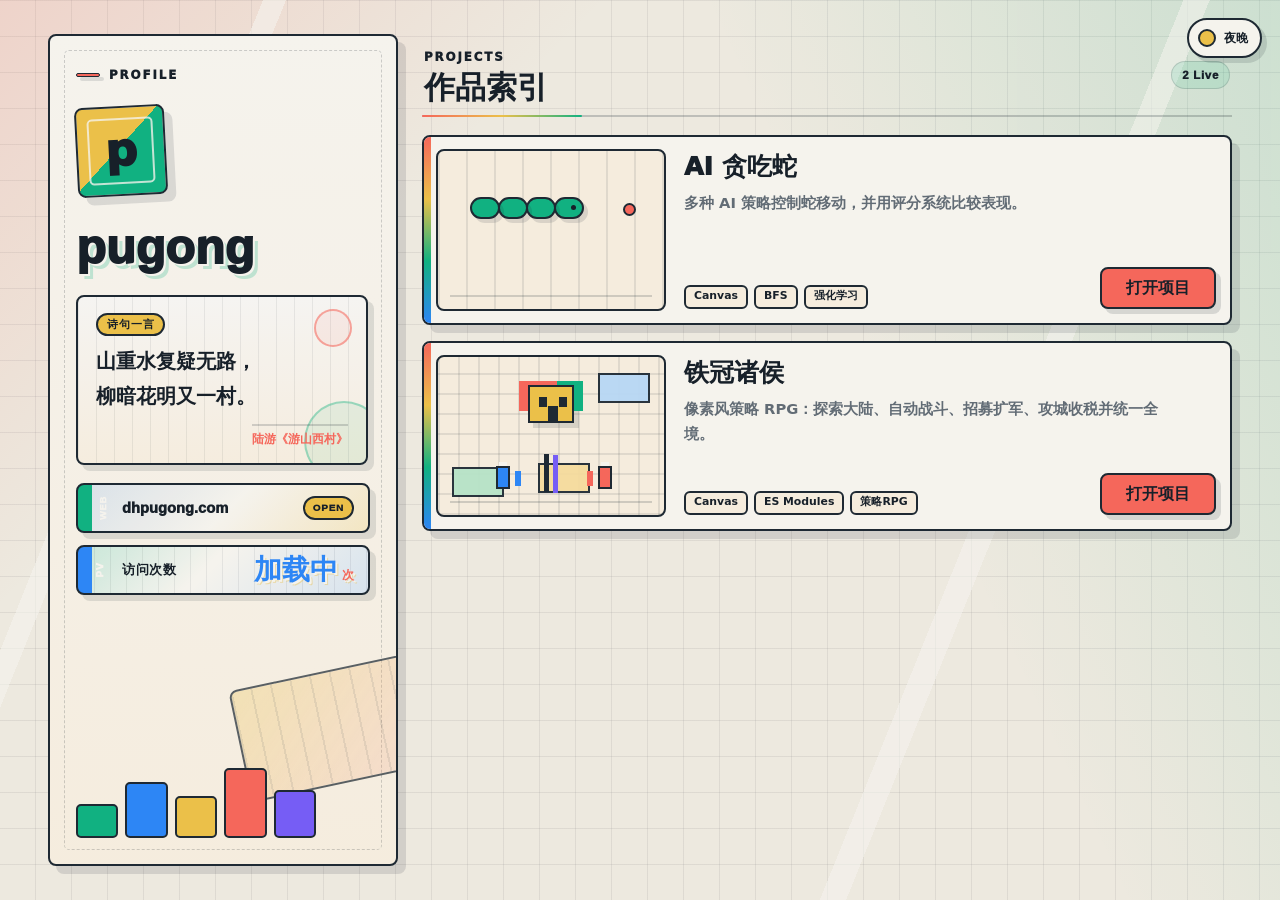
<file: index.html>
<!doctype html>
<html lang="zh-CN">

<head>
  <meta charset="utf-8" />
  <meta name="viewport" content="width=device-width, initial-scale=1" />
  <title>导航页</title>
  <meta name="description" content="导航页" />
  <script>
    (() => {
      let storedTheme = null;
      try {
        storedTheme = localStorage.getItem("pugong-theme");
      } catch (error) {
        storedTheme = null;
      }
      const prefersDark = window.matchMedia("(prefers-color-scheme: dark)").matches;
      document.documentElement.dataset.theme = storedTheme || (prefersDark ? "night" : "day");
    })();
  </script>
  <link rel="stylesheet" href="styles.css" />
  <link rel="icon" href="favicon.svg" type="image/svg+xml" />
</head>

<body>
  <button class="theme-toggle" type="button" aria-label="切换夜晚主题" aria-pressed="false">
    <span class="theme-toggle-icon" aria-hidden="true"></span>
    <span class="theme-toggle-text">夜晚</span>
  </button>
  <main class="site-shell" aria-label="导航页">
    <header class="hero" aria-label="个人名片">
      <div class="hero-copy">
        <p class="eyebrow"><span></span>Profile</p>
        <div class="profile-mark" aria-hidden="true">p</div>
        <h1>pugong</h1>
        <p class="hero-note daily-poem" id="daily-poem" aria-label="诗句一言">
          <span class="poem-label">诗句一言</span>
          <span class="poem-text">山重水复疑无路，柳暗花明又一村。</span>
          <cite class="poem-source">陆游《游山西村》</cite>
        </p>
        <a class="profile-link" href="https://dhpugong.com" target="_blank" rel="noopener">dhpugong.com</a>
        <div class="visit-counter" aria-label="访问次数">
          <span>访问次数</span>
          <strong><span id="busuanzi_site_pv">加载中</span><em>次</em></strong>
        </div>
      </div>

      <div class="profile-signal" aria-hidden="true">
        <span></span>
        <span></span>
        <span></span>
        <span></span>
        <span></span>
      </div>
    </header>

    <section class="projects-section" aria-labelledby="projects-title">
      <div class="section-heading">
        <div>
          <p class="eyebrow" id="projects-title">Projects</p>
          <h2>作品索引</h2>
        </div>
        <span class="section-count" aria-label="当前上线 2 个项目">2 Live</span>
      </div>

      <div class="project-grid">
        <article class="project-card featured">
          <div class="project-visual snake-visual" aria-hidden="true">
            <span class="snake-segment head"></span>
            <span class="snake-segment body body-1"></span>
            <span class="snake-segment body body-2"></span>
            <span class="snake-segment body body-3"></span>
            <span class="food-dot"></span>
          </div>
          <div class="project-content">
            <div class="project-copy">
              <h3>AI 贪吃蛇</h3>
              <p>多种 AI 策略控制蛇移动，并用评分系统比较表现。</p>
            </div>
            <div class="project-footer">
              <div class="tag-list" aria-label="技术标签">
                <span>Canvas</span>
                <span>BFS</span>
                <span>强化学习</span>
              </div>
              <a class="card-action" href="snake/">打开项目</a>
            </div>
          </div>
        </article>

        <article class="project-card featured">
          <div class="project-visual rpg-visual" aria-hidden="true">
            <span class="rpg-map-tile tile-a"></span>
            <span class="rpg-map-tile tile-b"></span>
            <span class="rpg-map-tile tile-c"></span>
            <span class="rpg-castle"></span>
            <span class="rpg-hero"></span>
            <span class="rpg-enemy"></span>
            <span class="rpg-banner"></span>
          </div>
          <div class="project-content">
            <div class="project-copy">
              <h3>铁冠诸侯</h3>
              <p>像素风策略 RPG：探索大陆、自动战斗、招募扩军、攻城收税并统一全境。</p>
            </div>
            <div class="project-footer">
              <div class="tag-list" aria-label="技术标签">
                <span>Canvas</span>
                <span>ES Modules</span>
                <span>策略RPG</span>
              </div>
              <a class="card-action" href="strategy-rpg/">打开项目</a>
            </div>
          </div>
        </article>

        <article class="project-card" hidden>
          <div class="project-visual network-visual" aria-hidden="true">
            <span class="network-line line-a"></span>
            <span class="network-line line-b"></span>
            <span class="network-line line-c"></span>
            <span class="network-node node-a"></span>
            <span class="network-node node-b"></span>
            <span class="network-node node-c"></span>
            <span class="network-node node-d"></span>
            <span class="loss-curve"></span>
          </div>
          <div class="project-content">
            <div class="project-copy">
              <h3>神经网络 Playground</h3>
              <p>观察参数调整后分类边界与损失曲线的变化。</p>
            </div>
            <div class="project-footer">
              <div class="tag-list" aria-label="技术标签">
                <span>神经网络</span>
                <span>训练可视化</span>
              </div>
              <span class="card-action disabled" aria-disabled="true">计划中</span>
            </div>
          </div>
        </article>

        <article class="project-card" hidden>
          <div class="project-visual maze-visual" aria-hidden="true">
            <span class="maze-wall wall-a"></span>
            <span class="maze-wall wall-b"></span>
            <span class="maze-wall wall-c"></span>
            <span class="agent-dot"></span>
            <span class="reward-dot"></span>
            <span class="policy-arrow arrow-a"></span>
            <span class="policy-arrow arrow-b"></span>
          </div>
          <div class="project-content">
            <div class="project-copy">
              <h3>强化学习迷宫</h3>
              <p>展示智能体通过奖励、探索和策略迭代学习路径。</p>
            </div>
            <div class="project-footer">
              <div class="tag-list" aria-label="技术标签">
                <span>Q-learning</span>
                <span>策略迭代</span>
              </div>
              <span class="card-action disabled" aria-disabled="true">计划中</span>
            </div>
          </div>
        </article>
      </div>
    </section>
  </main>
  <script>
    (() => {
      const themeButton = document.querySelector(".theme-toggle");
      if (!themeButton) return;

      const themeText = themeButton.querySelector(".theme-toggle-text");
      const initialTheme = document.documentElement.dataset.theme || "day";

      const setTheme = (theme) => {
        const isNight = theme === "night";
        document.documentElement.dataset.theme = theme;
        document.body.dataset.theme = theme;
        themeButton.setAttribute("aria-pressed", String(isNight));
        themeButton.setAttribute("aria-label", isNight ? "切换白天主题" : "切换夜晚主题");
        themeText.textContent = isNight ? "白天" : "夜晚";
      };

      setTheme(initialTheme);

      themeButton.addEventListener("click", () => {
        const nextTheme = document.body.dataset.theme === "night" ? "day" : "night";
        try {
          localStorage.setItem("pugong-theme", nextTheme);
        } catch (error) {
          console.warn(error);
        }
        setTheme(nextTheme);
      });
    })();
  </script>
  <script>
    (async () => {
      const poemElement = document.querySelector("#daily-poem");
      if (!poemElement) return;

      const textElement = poemElement.querySelector(".poem-text");
      const sourceElement = poemElement.querySelector(".poem-source");

      try {
        poemElement.classList.add("is-loading");
        const response = await fetch(`https://v1.jinrishici.com/all.json?_=${Date.now()}`, {
          cache: "no-store"
        });
        if (!response.ok) throw new Error("Poem API request failed");

        const poem = await response.json();
        if (!poem.content) throw new Error("Poem API returned empty content");

        textElement.textContent = poem.content;
        sourceElement.textContent = poem.author && poem.origin
          ? `${poem.author}《${poem.origin}》`
          : poem.origin || poem.author || "古诗词一言";
      } catch (error) {
        console.warn(error);
      } finally {
        poemElement.classList.remove("is-loading");
      }
    })();
  </script>
  <script defer src="https://cdn.busuanzi.cc/busuanzi/3.6.9/busuanzi.min.js"></script>
</body>

</html>
</file>
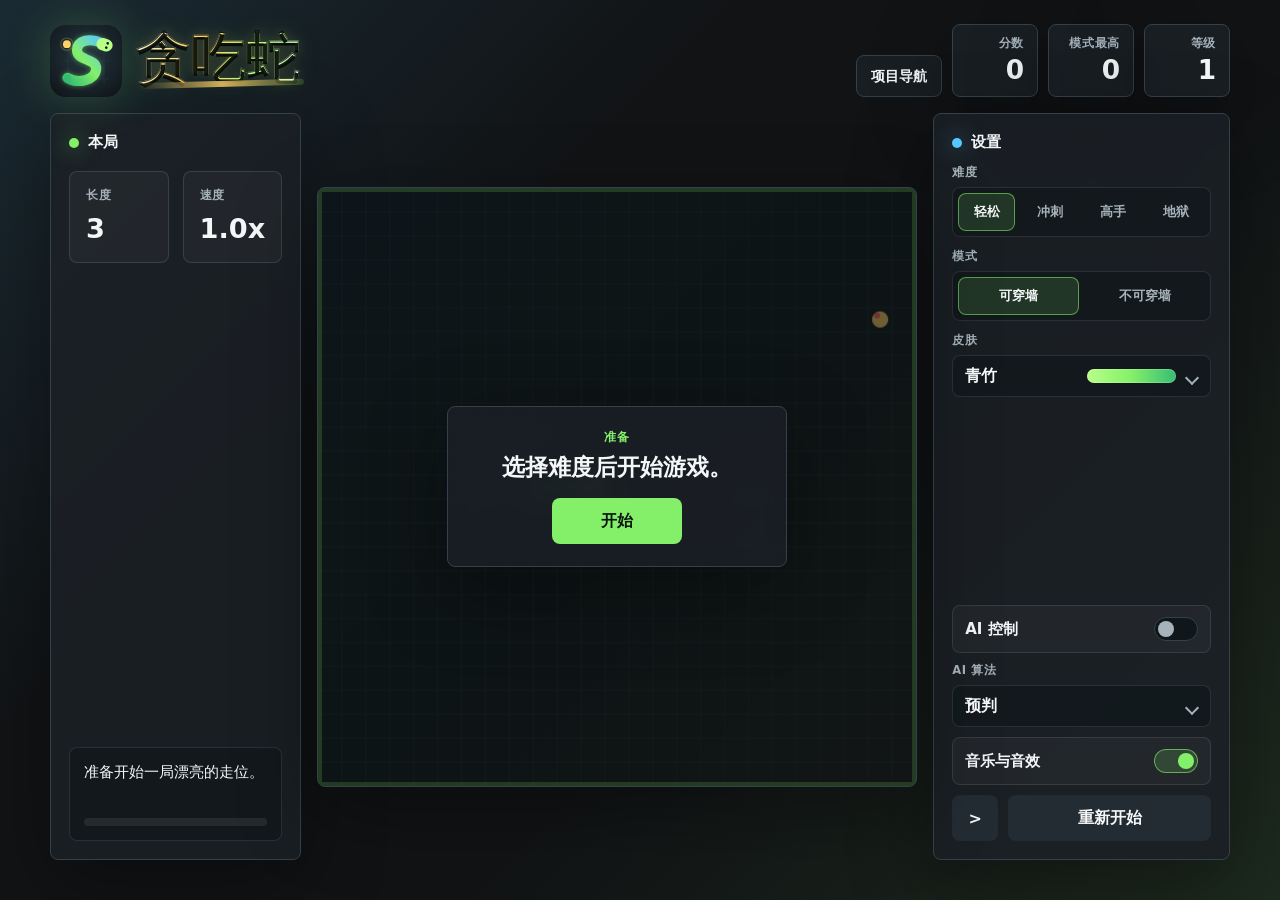
<file: snake/index.html>
<!doctype html>
<html lang="zh-CN">
  <head>
    <meta charset="utf-8" />
    <meta name="viewport" content="width=device-width, initial-scale=1" />
    <title>贪吃蛇</title>
    <link rel="stylesheet" href="styles.css" />
    <link rel="icon" href="favicon.svg" type="image/svg+xml" />
  </head>
  <body>
    <main class="app" aria-label="贪吃蛇游戏">
      <section class="topbar" aria-label="游戏标题">
        <div class="brand">
          <img class="brand-logo" src="logo.svg" alt="" aria-hidden="true" />
          <h1>贪吃蛇</h1>
        </div>
        <div class="top-actions">
          <a class="home-link" href="../" aria-label="返回 AI 项目实验室">项目导航</a>
          <div class="scoreboard" aria-label="得分">
            <div class="metric">
              <span>分数</span>
              <strong id="score">0</strong>
            </div>
            <div class="metric">
              <span>模式最高</span>
              <strong id="bestScore">0</strong>
            </div>
            <div class="metric">
              <span>等级</span>
              <strong id="level">1</strong>
            </div>
          </div>
        </div>
      </section>

      <section class="layout">
        <aside class="panel status-panel" aria-label="本局状态">
          <div class="panel-header">
            <span class="dot"></span>
            <h2>本局</h2>
          </div>
          <div class="stat-grid">
            <div>
              <span>长度</span>
              <strong id="length">3</strong>
            </div>
            <div>
              <span>速度</span>
              <strong id="speed">1.0x</strong>
            </div>
          </div>
          <div class="feed" aria-live="polite">
            <p id="eventText">准备开始一局漂亮的走位。</p>
            <div class="progress-track" aria-label="等级进度">
              <span id="levelProgress"></span>
            </div>
          </div>
        </aside>

        <section class="game-shell" aria-label="游戏棋盘">
          <canvas id="board" width="600" height="600"></canvas>
          <div class="overlay visible" id="overlay">
            <div class="overlay-panel">
              <p class="overlay-kicker" id="overlayKicker">准备</p>
              <p class="overlay-title" id="overlayTitle">选择难度后开始游戏。</p>
              <button class="primary-button" id="startButton" type="button">开始</button>
            </div>
          </div>
        </section>

        <aside class="panel options-panel" aria-label="游戏设置">
          <div class="settings-top">
            <div class="panel-header">
              <span class="dot alt"></span>
              <h2>设置</h2>
            </div>

            <div class="option-group">
              <span class="option-title">难度</span>
              <div class="segmented" id="difficultyGroup" role="group" aria-label="难度">
                <button class="segment active" data-difficulty="chill" type="button">轻松</button>
                <button class="segment" data-difficulty="rush" type="button">冲刺</button>
                <button class="segment" data-difficulty="pro" type="button">高手</button>
                <button class="segment" data-difficulty="hell" type="button">地狱</button>
              </div>
            </div>

            <div class="option-group">
              <span class="option-title">模式</span>
              <div class="segmented two-segments" id="wallModeGroup" role="group" aria-label="穿墙模式">
                <button class="segment active" data-wall-mode="wrap" type="button">可穿墙</button>
                <button class="segment" data-wall-mode="solid" type="button">不可穿墙</button>
              </div>
            </div>

            <div class="option-group">
              <span class="option-title" id="skinSelectLabel">皮肤</span>
              <div class="skin-select" id="skinSelect" data-open="false">
                <button class="skin-select-trigger" id="skinSelectTrigger" type="button" aria-haspopup="listbox" aria-expanded="false" aria-labelledby="skinSelectLabel skinSelectLabelText">
                  <span id="skinSelectLabelText">青竹</span>
                  <span class="skin-option-swatch" aria-hidden="true"></span>
                </button>
                <div class="skin-select-menu" role="listbox" aria-labelledby="skinSelectLabel">
                  <button class="skin-option" data-skin="bamboo" type="button" role="option" aria-selected="true">
                    <span>青竹</span>
                    <span class="skin-option-swatch bamboo" aria-hidden="true"></span>
                  </button>
                  <button class="skin-option" data-skin="neon" type="button" role="option">
                    <span>霓虹</span>
                    <span class="skin-option-swatch neon" aria-hidden="true"></span>
                  </button>
                  <button class="skin-option" data-skin="lava" type="button" role="option">
                    <span>熔岩</span>
                    <span class="skin-option-swatch lava" aria-hidden="true"></span>
                  </button>
                  <button class="skin-option" data-skin="glacier" type="button" role="option">
                    <span>冰川</span>
                    <span class="skin-option-swatch glacier" aria-hidden="true"></span>
                  </button>
                  <button class="skin-option" data-skin="candy" type="button" role="option">
                    <span>糖果</span>
                    <span class="skin-option-swatch candy" aria-hidden="true"></span>
                  </button>
                  <button class="skin-option" data-skin="shadow" type="button" role="option">
                    <span>暗影</span>
                    <span class="skin-option-swatch shadow" aria-hidden="true"></span>
                  </button>
                  <button class="skin-option" data-skin="royal" type="button" role="option">
                    <span>皇家</span>
                    <span class="skin-option-swatch royal" aria-hidden="true"></span>
                  </button>
                  <button class="skin-option" data-skin="circuit" type="button" role="option">
                    <span>电路</span>
                    <span class="skin-option-swatch circuit" aria-hidden="true"></span>
                  </button>
                </div>
              </div>
            </div>
          </div>

          <div class="settings-bottom">
            <div class="option-row">
              <label for="aiToggle">AI 控制</label>
              <input id="aiToggle" type="checkbox" />
            </div>

            <div class="option-group">
              <span class="option-title" id="aiAlgorithmSelectLabel">AI 算法</span>
              <div class="ai-select" id="aiAlgorithmSelect" data-open="false">
                <button class="ai-select-trigger" id="aiAlgorithmSelectTrigger" type="button" aria-haspopup="listbox" aria-expanded="false" aria-labelledby="aiAlgorithmSelectLabel aiAlgorithmSelectLabelText">
                  <span id="aiAlgorithmSelectLabelText">预判</span>
                </button>
                <div class="ai-select-menu" role="listbox" aria-labelledby="aiAlgorithmSelectLabel">
                  <button class="ai-option" data-ai-algorithm="greedy" type="button" role="option">贪心</button>
                  <button class="ai-option" data-ai-algorithm="bfs" type="button" role="option">BFS</button>
                  <button class="ai-option active" data-ai-algorithm="lookahead" type="button" role="option" aria-selected="true">预判</button>
                  <button class="ai-option" data-ai-algorithm="safe" type="button" role="option">安全路径</button>
                  <button class="ai-option" data-ai-algorithm="neural" type="button" role="option">深度学习</button>
                  <button class="ai-option" data-ai-algorithm="reinforcement" type="button" role="option">强化学习</button>
                </div>
              </div>
            </div>

            <div class="option-row">
              <label for="soundToggle">音乐与音效</label>
              <input id="soundToggle" type="checkbox" checked />
            </div>

            <div class="controls" aria-label="游戏控制">
              <button class="icon-button" id="pauseButton" type="button" aria-label="暂停或继续" title="暂停或继续">
                <span id="pauseIcon">></span>
              </button>
              <button class="text-button" id="restartButton" type="button">重新开始</button>
            </div>
          </div>
        </aside>
      </section>

      <section class="pad" aria-label="方向键">
        <button class="pad-button up" data-direction="up" type="button" aria-label="向上移动">&uarr;</button>
        <button class="pad-button left" data-direction="left" type="button" aria-label="向左移动">&larr;</button>
        <button class="pad-button center" id="mobilePauseButton" type="button" aria-label="暂停或继续">></button>
        <button class="pad-button right" data-direction="right" type="button" aria-label="向右移动">&rarr;</button>
        <button class="pad-button down" data-direction="down" type="button" aria-label="向下移动">&darr;</button>
      </section>
    </main>

    <script type="module" src="scripts/main.js"></script>
    <script defer src="https://cdn.busuanzi.cc/busuanzi/3.6.9/busuanzi.min.js"></script>
  </body>
</html>
</file>
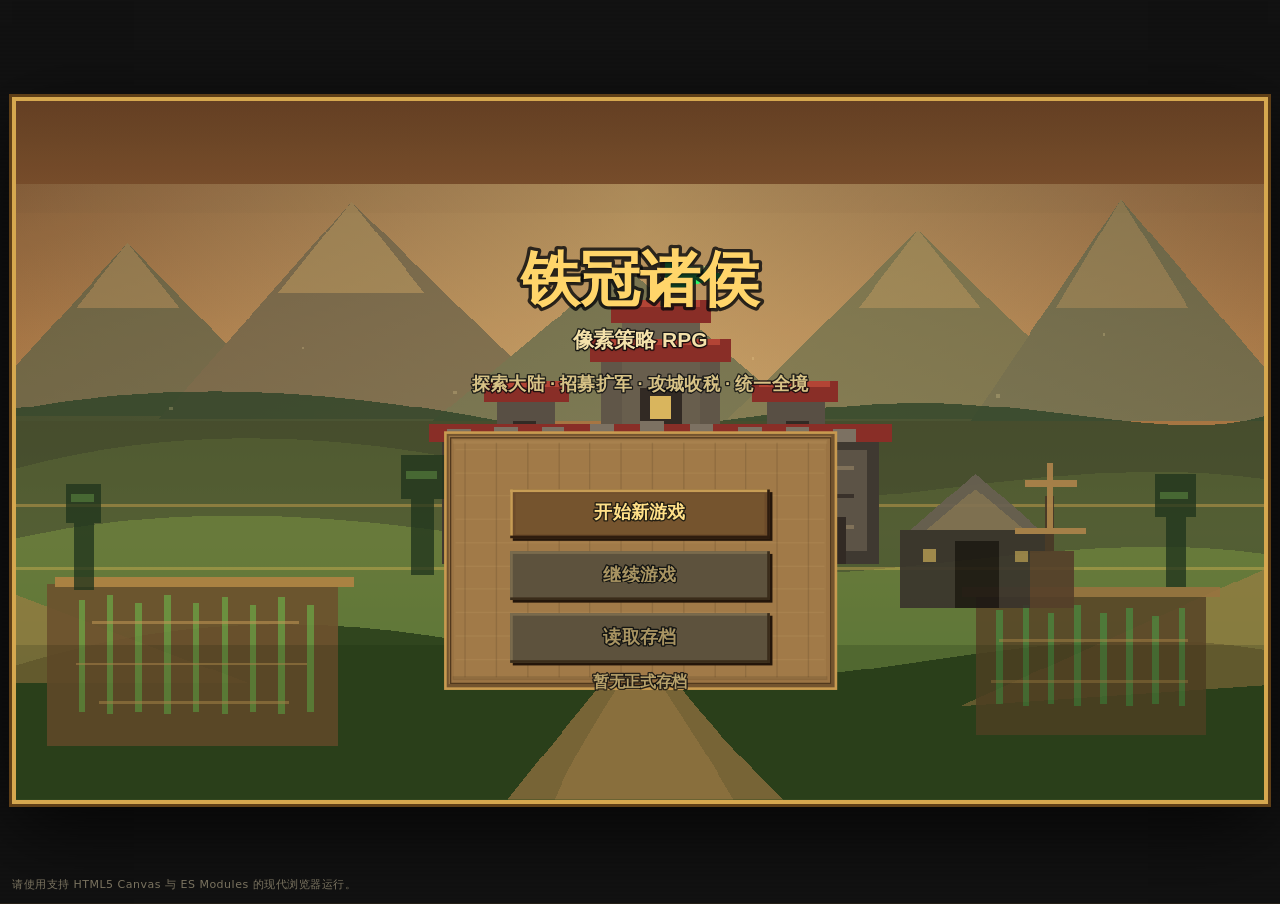
<file: strategy-rpg/index.html>
<!doctype html>
<html lang="zh-CN">

<head>
  <meta charset="utf-8" />
  <meta name="viewport" content="width=device-width, initial-scale=1" />
  <title>铁冠诸侯 - 像素策略 RPG</title>
  <meta name="description" content="纯前端 Canvas 像素风策略 RPG 网页游戏" />
  <link rel="stylesheet" href="./styles.css" />
</head>

<body>
  <main class="game-shell" aria-label="铁冠诸侯游戏区域">
    <canvas id="gameCanvas" width="960" height="540" aria-label="铁冠诸侯 Canvas 游戏画面"></canvas>
    <p class="fallback-text">请使用支持 HTML5 Canvas 与 ES Modules 的现代浏览器运行。</p>
  </main>
  <script type="module" src="./game.js"></script>
  <script defer src="https://cdn.busuanzi.cc/busuanzi/3.6.9/busuanzi.min.js"></script>
</body>

</html>
</file>
<file: styles.css>
:root {
  color-scheme: light;
  --bg: #f7f2e8;
  --paper: #fffdf7;
  --paper-soft: #fff6e6;
  --ink: #18212b;
  --muted: #66707a;
  --line: #1f2b35;
  --line-soft: rgba(31, 43, 53, 0.16);
  --coral: #ff6b5f;
  --mint: #12b886;
  --sky: #2f8bff;
  --lemon: #f5c84c;
  --plum: #7b61ff;
  --shadow: 8px 8px 0 rgba(31, 43, 53, 0.13);
  --button-shadow: 5px 5px 0 rgba(31, 43, 53, 0.14);
  --screen-dim: rgba(0, 0, 0, 0.04);
  --grid-line: rgba(31, 43, 53, 0.08);
  --soft-panel: rgba(255, 253, 247, 0.74);
}

html[data-theme="night"],
body[data-theme="night"] {
  color-scheme: dark;
  --bg: #0f141b;
  --paper: #171e27;
  --paper-soft: #111820;
  --ink: #e8edf2;
  --muted: #8e9aa8;
  --line: #334252;
  --line-soft: rgba(129, 149, 170, 0.16);
  --coral: #c86f69;
  --mint: #42b487;
  --sky: #5d8fcb;
  --lemon: #b99a47;
  --plum: #8d7bd8;
  --shadow: 8px 8px 0 rgba(0, 0, 0, 0.32);
  --button-shadow: 5px 5px 0 rgba(0, 0, 0, 0.28);
  --screen-dim: transparent;
  --grid-line: rgba(136, 154, 174, 0.08);
  --soft-panel: rgba(255, 255, 255, 0.04);
}

* {
  box-sizing: border-box;
}

[hidden] {
  display: none !important;
}

html {
  min-height: 100%;
}

body {
  min-height: 100vh;
  margin: 0;
  background:
    linear-gradient(135deg, rgba(255, 107, 95, 0.16), transparent 28%),
    linear-gradient(245deg, rgba(18, 184, 134, 0.15), transparent 34%),
    linear-gradient(0deg, transparent 0 96%, rgba(31, 43, 53, 0.08) 96% 100%),
    linear-gradient(90deg, transparent 0 96%, rgba(31, 43, 53, 0.08) 96% 100%),
    var(--bg);
  background-size: auto, auto, 36px 36px, 36px 36px, auto;
  color: var(--ink);
  font-family:
    "Inter", "Microsoft YaHei", "PingFang SC", "Noto Sans SC",
    ui-sans-serif, system-ui, sans-serif;
  transition:
    background-color 180ms ease,
    color 180ms ease;
}

body::before {
  content: "";
  position: fixed;
  inset: 0;
  pointer-events: none;
  background:
    linear-gradient(112deg, transparent 0 16%, rgba(255, 253, 247, 0.76) 16% 17.4%, transparent 17.4% 100%),
    linear-gradient(112deg, transparent 0 72%, rgba(255, 253, 247, 0.72) 72% 73.6%, transparent 73.6% 100%);
  opacity: 0.78;
}

html[data-theme="night"] body::before,
body[data-theme="night"]::before {
  opacity: 1;
}

body::after {
  content: "";
  position: fixed;
  inset: 0;
  z-index: 100;
  pointer-events: none;
  background: var(--screen-dim);
}

html[data-theme="night"] body::after,
body[data-theme="night"]::after {
  display: none;
}

.theme-toggle {
  position: fixed;
  z-index: 20;
  top: 18px;
  right: 18px;
  min-height: 40px;
  display: inline-flex;
  align-items: center;
  gap: 8px;
  border: 2px solid var(--line);
  border-radius: 999px;
  padding: 0 12px 0 9px;
  background: var(--paper);
  color: var(--ink);
  box-shadow: var(--button-shadow);
  cursor: pointer;
  font: inherit;
  font-size: 0.78rem;
  font-weight: 950;
  line-height: 1;
  transition:
    transform 150ms ease,
    box-shadow 150ms ease,
    background 180ms ease,
    color 180ms ease,
    border-color 180ms ease;
}

.theme-toggle:hover,
.theme-toggle:focus-visible {
  transform: translate(-2px, -2px);
  box-shadow: var(--shadow);
}

.theme-toggle-icon {
  position: relative;
  width: 18px;
  height: 18px;
  border: 2px solid var(--line);
  border-radius: 50%;
  background: var(--lemon);
}

.theme-toggle-icon::after {
  content: "";
  position: absolute;
  inset: -2px -7px -2px auto;
  width: 18px;
  border-radius: 50%;
  background: var(--paper);
  opacity: 0;
  transform: translateX(5px);
  transition:
    opacity 180ms ease,
    transform 180ms ease,
    background 180ms ease;
}

html[data-theme="night"] .theme-toggle-icon,
body[data-theme="night"] .theme-toggle-icon {
  background: var(--sky);
}

html[data-theme="night"] .theme-toggle-icon::after,
body[data-theme="night"] .theme-toggle-icon::after {
  opacity: 1;
  transform: translateX(0);
}

a {
  color: inherit;
  text-decoration: none;
}

a:focus-visible {
  outline: 3px solid var(--sky);
  outline-offset: 4px;
}

p,
h1,
h2,
h3 {
  margin: 0;
}

.site-shell {
  position: relative;
  z-index: 1;
  width: min(100%, 1240px);
  min-height: 100vh;
  margin: 0 auto;
  padding: 34px 28px;
  display: grid;
  grid-template-columns: minmax(270px, 350px) minmax(0, 1fr);
  gap: 24px;
}

.hero,
.projects-section {
  animation: riseIn 520ms ease both;
}

.hero {
  position: sticky;
  top: 34px;
  min-height: calc(100vh - 68px);
  padding: 26px;
  display: flex;
  flex-direction: column;
  border: 2px solid var(--line);
  border-radius: 8px;
  background:
    linear-gradient(180deg, rgba(255, 253, 247, 0.96), rgba(255, 246, 230, 0.94)),
    var(--paper);
  box-shadow: var(--shadow);
  overflow: hidden;
}

.hero::before {
  content: "";
  position: absolute;
  inset: 14px;
  border: 1px dashed rgba(31, 43, 53, 0.2);
  border-radius: 5px;
  pointer-events: none;
}

.hero::after {
  content: "";
  position: absolute;
  right: -36px;
  bottom: 80px;
  width: 190px;
  height: 110px;
  border: 2px solid var(--line);
  border-radius: 8px;
  background:
    repeating-linear-gradient(90deg, rgba(31, 43, 53, 0.12) 0 2px, transparent 2px 20px),
    linear-gradient(135deg, rgba(245, 200, 76, 0.4), rgba(255, 107, 95, 0.18));
  transform: rotate(-12deg);
  opacity: 0.72;
}

.hero-copy,
.profile-signal {
  position: relative;
  z-index: 1;
}

.eyebrow {
  display: inline-flex;
  align-items: center;
  gap: 9px;
  margin-bottom: 16px;
  color: var(--ink);
  font-size: 0.74rem;
  font-weight: 950;
  letter-spacing: 0.16em;
  text-transform: uppercase;
}

.eyebrow span {
  width: 24px;
  height: 4px;
  border: 1px solid var(--line);
  border-radius: 999px;
  background: var(--coral);
  box-shadow: 4px 4px 0 rgba(31, 43, 53, 0.12);
}

h1 {
  max-width: 100%;
  padding-bottom: 0.08em;
  color: var(--ink);
  font-family:
    "Trebuchet MS", "Arial Rounded MT Bold", "Avenir Next", "Segoe UI Black",
    "Microsoft YaHei UI", sans-serif;
  font-size: clamp(2.25rem, 3.8vw, 3.35rem);
  font-weight: 950;
  line-height: 1.14;
  letter-spacing: 0;
  text-shadow:
    2px 2px 0 var(--paper),
    5px 5px 0 rgba(18, 184, 134, 0.24);
  overflow-wrap: anywhere;
}

.hero-note {
  max-width: 292px;
  margin-top: 12px;
  color: var(--muted);
  font-size: 0.98rem;
  font-weight: 700;
  line-height: 1.72;
}

.daily-poem {
  position: relative;
  width: min(100%, 318px);
  min-height: 126px;
  margin-top: 16px;
  display: grid;
  gap: 9px;
  align-content: start;
  border: 2px solid var(--line);
  border-radius: 8px;
  padding: 16px 18px 15px;
  background:
    linear-gradient(90deg, rgba(31, 43, 53, 0.08) 1px, transparent 1px) 0 0 / 18px 18px,
    linear-gradient(180deg, rgba(255, 255, 255, 0.72), rgba(255, 246, 230, 0.86));
  box-shadow: 6px 6px 0 rgba(31, 43, 53, 0.12);
  color: var(--ink);
  overflow: hidden;
  animation: poemSettle 520ms ease both;
}

.daily-poem::before {
  content: "";
  position: absolute;
  top: 12px;
  right: 14px;
  width: 34px;
  height: 34px;
  border: 2px solid rgba(255, 107, 95, 0.72);
  border-radius: 50%;
  background: rgba(255, 107, 95, 0.1);
  opacity: 0.78;
}

.daily-poem::after {
  content: "";
  position: absolute;
  right: -18px;
  bottom: -18px;
  width: 76px;
  height: 76px;
  border: 2px solid rgba(18, 184, 134, 0.36);
  border-radius: 50%;
  background: rgba(18, 184, 134, 0.08);
}

.poem-label {
  position: relative;
  z-index: 1;
  width: fit-content;
  border: 2px solid var(--line);
  border-radius: 999px;
  padding: 3px 9px;
  background: var(--lemon);
  color: var(--ink);
  font-family: "Trebuchet MS", "Arial Rounded MT Bold", "Microsoft YaHei UI", sans-serif;
  font-size: 0.68rem;
  font-weight: 950;
  letter-spacing: 0.08em;
  line-height: 1.2;
}

.poem-text {
  position: relative;
  z-index: 1;
  color: var(--ink);
  font-family: "STKaiti", "KaiTi", "Kaiti SC", "Songti SC", "Noto Serif SC", serif;
  font-size: clamp(1.05rem, 2vw, 1.22rem);
  font-weight: 700;
  line-height: 1.78;
  text-wrap: balance;
}

.poem-source {
  position: relative;
  z-index: 1;
  justify-self: end;
  max-width: 100%;
  border-top: 2px solid rgba(31, 43, 53, 0.18);
  padding-top: 5px;
  color: var(--coral);
  font-family: "Trebuchet MS", "Microsoft YaHei UI", sans-serif;
  font-size: 0.76rem;
  font-style: normal;
  font-weight: 950;
  line-height: 1.4;
  text-align: right;
  word-break: break-word;
}

.daily-poem.is-loading .poem-text {
  opacity: 0.62;
}

.profile-mark {
  position: relative;
  width: 90px;
  aspect-ratio: 1;
  margin: 8px 0 24px;
  display: grid;
  place-items: center;
  border: 2px solid var(--line);
  border-radius: 8px;
  background:
    linear-gradient(135deg, var(--lemon) 0 47%, var(--mint) 47% 100%);
  box-shadow: var(--shadow);
  color: var(--ink);
  font-size: 2.8rem;
  font-weight: 950;
  line-height: 1;
  transform: rotate(-3deg);
}

.profile-mark::after {
  content: "";
  position: absolute;
  inset: 10px;
  border: 2px solid rgba(255, 253, 247, 0.78);
  border-radius: 5px;
  pointer-events: none;
}

.profile-link {
  position: relative;
  min-height: 50px;
  width: min(100%, 318px);
  max-width: 100%;
  margin-top: 18px;
  display: flex;
  align-items: center;
  justify-content: space-between;
  gap: 14px;
  border: 2px solid var(--line);
  border-radius: 8px;
  padding: 0 14px 0 44px;
  background:
    linear-gradient(90deg, var(--mint) 0 14px, transparent 14px),
    linear-gradient(135deg, rgba(47, 139, 255, 0.14), rgba(255, 253, 247, 0.94) 52%, rgba(245, 200, 76, 0.22));
  color: var(--ink);
  font-family: "Trebuchet MS", "Arial Rounded MT Bold", "Microsoft YaHei UI", sans-serif;
  font-size: 0.92rem;
  font-weight: 950;
  line-height: 1;
  text-decoration: none;
  box-shadow: 6px 6px 0 rgba(31, 43, 53, 0.12);
  overflow: hidden;
  transition:
    transform 150ms ease,
    box-shadow 150ms ease,
    background 150ms ease;
}

.profile-link::before {
  content: "WEB";
  position: absolute;
  left: 14px;
  top: 50%;
  transform: translateY(-50%) rotate(-90deg);
  color: var(--paper);
  font-size: 0.58rem;
  font-weight: 950;
  letter-spacing: 0.08em;
}

.profile-link::after {
  content: "OPEN";
  flex: 0 0 auto;
  border: 2px solid var(--line);
  border-radius: 999px;
  padding: 5px 8px;
  background: var(--lemon);
  color: var(--ink);
  font-size: 0.62rem;
  font-weight: 950;
  letter-spacing: 0.08em;
}

.profile-link:hover,
.profile-link:focus-visible {
  transform: translate(-2px, -2px);
  background:
    linear-gradient(90deg, var(--coral) 0 14px, transparent 14px),
    linear-gradient(135deg, rgba(245, 200, 76, 0.3), rgba(255, 253, 247, 0.96) 48%, rgba(18, 184, 134, 0.18));
  box-shadow: 9px 9px 0 rgba(31, 43, 53, 0.14);
}

.visit-counter {
  position: relative;
  width: min(100%, 318px);
  min-height: 50px;
  margin-top: 12px;
  display: flex;
  align-items: center;
  justify-content: space-between;
  gap: 14px;
  border: 2px solid var(--line);
  border-radius: 8px;
  padding: 0 14px;
  background:
    linear-gradient(90deg, var(--sky) 0 14px, transparent 14px),
    linear-gradient(90deg, rgba(31, 43, 53, 0.08) 1px, transparent 1px) 0 0 / 16px 16px,
    linear-gradient(135deg, rgba(18, 184, 134, 0.2), transparent 44%),
    linear-gradient(315deg, rgba(47, 139, 255, 0.15), transparent 54%),
    var(--paper);
  box-shadow: 6px 6px 0 rgba(31, 43, 53, 0.12);
  overflow: hidden;
}

.visit-counter::after {
  content: "PV";
  position: absolute;
  left: 14px;
  top: 50%;
  transform: translateY(-50%) rotate(-90deg);
  color: var(--paper);
  font-size: 0.58rem;
  font-weight: 950;
  letter-spacing: 0.08em;
}

.visit-counter>span {
  position: relative;
  z-index: 1;
  flex: 0 0 auto;
  width: fit-content;
  padding-left: 30px;
  color: var(--ink);
  font-family: "Trebuchet MS", "Arial Rounded MT Bold", "Microsoft YaHei UI", sans-serif;
  font-size: 0.82rem;
  font-weight: 950;
  letter-spacing: 0.04em;
}

.visit-counter strong {
  position: relative;
  z-index: 1;
  min-width: 0;
  display: inline-flex;
  align-items: baseline;
  justify-content: flex-end;
  gap: 4px;
  color: var(--sky);
  font-family: "Trebuchet MS", "Arial Black", Arial, sans-serif;
  font-size: clamp(1.35rem, 2.6vw, 1.72rem);
  font-weight: 950;
  line-height: 1;
  text-shadow:
    2px 2px 0 var(--paper),
    3px 3px 0 rgba(245, 200, 76, 0.42);
  white-space: nowrap;
}

.visit-counter em {
  color: var(--coral);
  font-family: inherit;
  font-size: 0.78rem;
  font-style: normal;
  font-weight: 950;
}

.profile-signal {
  width: min(100%, 240px);
  margin-top: auto;
  display: grid;
  grid-template-columns: repeat(5, 1fr);
  align-items: end;
  gap: 7px;
}

.profile-signal span {
  min-width: 0;
  height: 34px;
  border: 2px solid var(--line);
  border-radius: 5px;
  background: var(--mint);
  transform-origin: bottom;
  animation: signalLift 4.8s ease-in-out infinite;
}

.profile-signal span:nth-child(2) {
  height: 56px;
  background: var(--sky);
  animation-delay: 160ms;
}

.profile-signal span:nth-child(3) {
  height: 42px;
  background: var(--lemon);
  animation-delay: 320ms;
}

.profile-signal span:nth-child(4) {
  height: 70px;
  background: var(--coral);
  animation-delay: 480ms;
}

.profile-signal span:nth-child(5) {
  height: 48px;
  background: var(--plum);
  animation-delay: 640ms;
}

.projects-section {
  min-width: 0;
  padding: 8px 0 10px;
  display: grid;
  grid-template-rows: auto 1fr;
  gap: 18px;
  animation-delay: 80ms;
}

.section-heading {
  position: relative;
  min-height: 62px;
  padding: 4px 2px 10px;
  display: flex;
  align-items: center;
  justify-content: space-between;
  gap: 14px;
  border-bottom: 2px solid rgba(31, 43, 53, 0.22);
}

.section-heading::after {
  content: "";
  position: absolute;
  left: 0;
  bottom: -2px;
  width: min(160px, 42%);
  height: 2px;
  border-radius: 999px;
  background: linear-gradient(90deg, var(--coral), var(--lemon), var(--mint));
}

.section-heading>* {
  position: relative;
  z-index: 1;
}

.section-heading .eyebrow {
  margin-bottom: 7px;
}

h2 {
  color: var(--ink);
  font-family:
    "Microsoft YaHei UI", "PingFang SC", "Hiragino Sans GB", "Trebuchet MS",
    sans-serif;
  font-size: clamp(1.45rem, 2.6vw, 1.95rem);
  font-weight: 950;
  letter-spacing: 0;
  line-height: 1.08;
}

.section-count {
  position: relative;
  z-index: 1;
  flex: 0 0 auto;
  min-height: 28px;
  display: inline-flex;
  align-items: center;
  border: 1px solid rgba(31, 43, 53, 0.16);
  border-radius: 999px;
  padding: 0 10px;
  background: rgba(18, 184, 134, 0.12);
  color: var(--ink);
  font-family: "Trebuchet MS", "Arial Rounded MT Bold", "Microsoft YaHei UI", sans-serif;
  font-size: 0.72rem;
  font-weight: 950;
  letter-spacing: 0.06em;
  white-space: nowrap;
}

.project-grid {
  display: grid;
  gap: 16px;
  align-content: start;
}

.project-card {
  position: relative;
  overflow: hidden;
  min-height: 188px;
  padding: 12px;
  display: grid;
  grid-template-columns: minmax(176px, 230px) minmax(0, 1fr);
  align-items: stretch;
  gap: 18px;
  border: 2px solid var(--line);
  border-radius: 8px;
  background: var(--paper);
  box-shadow: var(--shadow);
  isolation: isolate;
  transition:
    transform 150ms ease,
    box-shadow 150ms ease,
    background 150ms ease;
}

.project-card:hover,
.project-card:focus-within {
  transform: translate(-3px, -3px);
  background: #fff8dc;
  box-shadow: 12px 12px 0 rgba(31, 43, 53, 0.14);
}

.project-card:hover .project-visual,
.project-card:focus-within .project-visual {
  transform: translateY(-2px);
}

.project-card.featured::before {
  content: "";
  position: absolute;
  inset: 0 auto 0 0;
  width: 7px;
  background: linear-gradient(180deg, var(--coral), var(--lemon), var(--mint), var(--sky));
}

.project-visual {
  min-height: 162px;
  position: relative;
  overflow: hidden;
  border: 2px solid var(--line);
  border-radius: 8px;
  background:
    repeating-linear-gradient(90deg, rgba(31, 43, 53, 0.1) 0 2px, transparent 2px 28px),
    var(--paper-soft);
  transition: transform 160ms ease;
}

.project-visual::after {
  content: "";
  position: absolute;
  inset: auto 12px 12px;
  height: 2px;
  background: rgba(31, 43, 53, 0.18);
}

.project-content {
  min-width: 0;
  display: grid;
  grid-template-rows: minmax(0, 1fr) auto;
  gap: 16px;
  padding: 4px 2px 2px 0;
}

.project-copy {
  min-width: 0;
  display: grid;
  align-content: start;
  gap: 10px;
}

.project-footer {
  min-width: 0;
  display: grid;
  grid-template-columns: minmax(0, 1fr) auto;
  align-items: end;
  gap: 12px;
}

.snake-segment {
  position: absolute;
  width: 30px;
  height: 22px;
  border: 2px solid var(--line);
  border-radius: 999px;
  background: var(--mint);
  box-shadow: 4px 4px 0 rgba(31, 43, 53, 0.13);
}

.snake-segment.head {
  top: 46px;
  left: 116px;
}

.snake-segment.head::after {
  content: "";
  position: absolute;
  top: 6px;
  right: 6px;
  width: 5px;
  height: 5px;
  border-radius: 50%;
  background: var(--ink);
}

.body-1 {
  top: 46px;
  left: 88px;
}

.body-2 {
  top: 46px;
  left: 60px;
}

.body-3 {
  top: 46px;
  left: 32px;
}

.food-dot {
  position: absolute;
  top: 52px;
  right: 28px;
  width: 13px;
  aspect-ratio: 1;
  border: 2px solid var(--line);
  border-radius: 50%;
  background: var(--coral);
  animation: foodPulse 2.6s ease-in-out infinite;
}

.network-line,
.network-node,
.loss-curve,
.maze-wall,
.agent-dot,
.reward-dot,
.policy-arrow {
  position: absolute;
}

.rpg-visual {
  background:
    repeating-linear-gradient(0deg, rgba(31, 43, 53, 0.1) 0 2px, transparent 2px 20px),
    repeating-linear-gradient(90deg, rgba(31, 43, 53, 0.1) 0 2px, transparent 2px 20px),
    var(--paper-soft);
}

.rpg-map-tile,
.rpg-castle,
.rpg-hero,
.rpg-enemy,
.rpg-banner {
  position: absolute;
}

.rpg-map-tile {
  width: 52px;
  height: 30px;
  border: 2px solid var(--line);
  opacity: 0.94;
}

.rpg-map-tile.tile-a {
  left: 14px;
  bottom: 18px;
  background: #bdeccf;
}

.rpg-map-tile.tile-b {
  right: 14px;
  top: 16px;
  background: #bfe0ff;
}

.rpg-map-tile.tile-c {
  right: 74px;
  bottom: 22px;
  background: #ffe4a3;
}

.rpg-castle {
  left: 50%;
  top: 28px;
  width: 46px;
  height: 38px;
  border: 2px solid var(--line);
  transform: translateX(-50%);
  background: var(--lemon);
  box-shadow:
    -13px -8px 0 -4px var(--coral),
    13px -8px 0 -4px var(--mint),
    5px 5px 0 rgba(31, 43, 53, 0.14);
}

.rpg-castle::before,
.rpg-castle::after {
  content: "";
  position: absolute;
  background: var(--line);
}

.rpg-castle::before {
  left: 9px;
  top: 10px;
  width: 8px;
  height: 10px;
  box-shadow: 20px 0 0 var(--line);
}

.rpg-castle::after {
  left: 18px;
  bottom: 0;
  width: 10px;
  height: 15px;
}

.rpg-hero,
.rpg-enemy {
  bottom: 26px;
  width: 14px;
  height: 23px;
  border: 2px solid var(--line);
}

.rpg-hero {
  left: 58px;
  background: var(--sky);
  box-shadow:
    0 -7px 0 -3px var(--paper),
    15px 1px 0 -4px var(--sky);
}

.rpg-enemy {
  right: 52px;
  background: var(--coral);
  box-shadow:
    0 -7px 0 -3px var(--paper),
    -15px 1px 0 -4px var(--coral);
}

.rpg-banner {
  left: 47%;
  bottom: 23px;
  width: 5px;
  height: 38px;
  background: var(--line);
  box-shadow: 9px 1px 0 0 var(--plum);
  animation: bannerWave 2.8s ease-in-out infinite;
}

.network-line {
  height: 2px;
  background: var(--mint);
  transform-origin: left center;
}

.line-a {
  left: 42px;
  top: 48px;
  width: 106px;
  transform: rotate(11deg);
}

.line-b {
  left: 52px;
  top: 70px;
  width: 118px;
  transform: rotate(-18deg);
}

.line-c {
  left: 102px;
  top: 40px;
  width: 80px;
  transform: rotate(31deg);
}

.network-node {
  width: 16px;
  aspect-ratio: 1;
  border: 2px solid var(--line);
  border-radius: 50%;
  background: var(--paper);
  box-shadow: 4px 4px 0 rgba(31, 43, 53, 0.12);
}

.node-a {
  left: 28px;
  top: 40px;
}

.node-b {
  left: 84px;
  top: 64px;
}

.node-c {
  right: 70px;
  top: 32px;
  background: var(--sky);
}

.node-d {
  right: 24px;
  bottom: 30px;
  background: var(--lemon);
}

.loss-curve {
  right: 18px;
  bottom: 22px;
  width: 74px;
  height: 32px;
  border-left: 2px solid var(--line);
  border-bottom: 2px solid var(--line);
}

.loss-curve::after {
  content: "";
  position: absolute;
  left: 8px;
  bottom: 8px;
  width: 54px;
  height: 18px;
  border-bottom: 3px solid var(--coral);
  border-radius: 50%;
  transform: rotate(-8deg);
}

.maze-wall {
  border: 2px solid var(--line);
  border-radius: 3px;
  background: rgba(47, 139, 255, 0.2);
}

.wall-a {
  left: 24px;
  top: 32px;
  width: 96px;
  height: 10px;
}

.wall-b {
  left: 84px;
  top: 32px;
  width: 10px;
  height: 48px;
}

.wall-c {
  right: 28px;
  bottom: 28px;
  width: 104px;
  height: 10px;
}

.agent-dot,
.reward-dot {
  width: 14px;
  aspect-ratio: 1;
  border: 2px solid var(--line);
  border-radius: 50%;
}

.agent-dot {
  left: 34px;
  bottom: 29px;
  background: var(--mint);
}

.reward-dot {
  right: 40px;
  top: 36px;
  background: var(--lemon);
}

.policy-arrow {
  width: 34px;
  height: 3px;
  background: var(--mint);
  transform-origin: right center;
}

.policy-arrow::after {
  content: "";
  position: absolute;
  right: 0;
  top: -4px;
  width: 9px;
  height: 9px;
  border-right: 3px solid var(--mint);
  border-top: 3px solid var(--mint);
  transform: rotate(45deg);
}

.arrow-a {
  left: 56px;
  bottom: 37px;
  transform: rotate(-31deg);
}

.arrow-b {
  right: 68px;
  top: 48px;
  transform: rotate(-6deg);
}

h3 {
  color: var(--ink);
  font-size: clamp(1.32rem, 2.2vw, 1.58rem);
  font-weight: 950;
  line-height: 1.12;
}

.project-card p {
  max-width: 48ch;
  color: var(--muted);
  font-size: 0.92rem;
  font-weight: 650;
  line-height: 1.68;
  overflow-wrap: anywhere;
}

.tag-list {
  display: flex;
  flex-wrap: wrap;
  gap: 6px;
}

.tag-list span {
  min-height: 24px;
  display: inline-flex;
  align-items: center;
  border: 2px solid var(--line);
  border-radius: 6px;
  padding: 0 8px;
  color: var(--ink);
  background: var(--paper-soft);
  font-size: 0.68rem;
  font-weight: 850;
  line-height: 1.15;
  transition:
    background 150ms ease,
    transform 150ms ease;
}

.project-card:hover .tag-list span,
.project-card:focus-within .tag-list span {
  background: #fff8dc;
  transform: translateY(-1px);
}

.card-action {
  min-width: 116px;
  min-height: 42px;
  margin: 0;
  padding: 0 14px;
  display: inline-flex;
  align-items: center;
  justify-content: center;
  border: 2px solid var(--line);
  border-radius: 8px;
  background: var(--coral);
  color: var(--ink);
  box-shadow: 5px 5px 0 rgba(31, 43, 53, 0.14);
  font-weight: 950;
  line-height: 1;
  white-space: nowrap;
  transition:
    transform 140ms ease,
    box-shadow 140ms ease,
    background 140ms ease;
}

.card-action:not(.disabled):hover,
.card-action:not(.disabled):focus-visible {
  transform: translate(-2px, -2px);
  background: var(--lemon);
  box-shadow: 8px 8px 0 rgba(31, 43, 53, 0.16);
}

.card-action:not(.disabled):active {
  transform: translate(1px, 1px);
  box-shadow: 3px 3px 0 rgba(31, 43, 53, 0.14);
}

.card-action.disabled {
  background:
    repeating-linear-gradient(135deg, rgba(31, 43, 53, 0.06) 0 6px, transparent 6px 12px),
    var(--paper-soft);
  color: var(--muted);
  box-shadow: none;
  cursor: default;
}

html[data-theme="night"] .hero,
html[data-theme="night"] .project-card,
body[data-theme="night"] .hero,
body[data-theme="night"] .project-card {
  background:
    linear-gradient(180deg, rgba(255, 255, 255, 0.035), transparent 46%),
    var(--paper);
}

html[data-theme="night"] .daily-poem,
html[data-theme="night"] .profile-link,
html[data-theme="night"] .visit-counter,
html[data-theme="night"] .project-visual,
html[data-theme="night"] .tag-list span,
body[data-theme="night"] .daily-poem,
body[data-theme="night"] .profile-link,
body[data-theme="night"] .visit-counter,
body[data-theme="night"] .project-visual,
body[data-theme="night"] .tag-list span {
  background-color: var(--paper-soft);
}

html[data-theme="night"] .daily-poem,
body[data-theme="night"] .daily-poem {
  background:
    linear-gradient(90deg, var(--grid-line) 1px, transparent 1px) 0 0 / 18px 18px,
    linear-gradient(180deg, #1b2430, #141b24);
}

html[data-theme="night"] .profile-link,
body[data-theme="night"] .profile-link {
  background:
    linear-gradient(90deg, color-mix(in srgb, var(--mint) 72%, #111820) 0 14px, transparent 14px),
    linear-gradient(135deg, rgba(93, 143, 203, 0.12), #17202b 52%, rgba(185, 154, 71, 0.08));
}

html[data-theme="night"] .profile-link:hover,
html[data-theme="night"] .profile-link:focus-visible,
body[data-theme="night"] .profile-link:hover,
body[data-theme="night"] .profile-link:focus-visible {
  background:
    linear-gradient(90deg, color-mix(in srgb, var(--coral) 70%, #111820) 0 14px, transparent 14px),
    linear-gradient(135deg, rgba(185, 154, 71, 0.12), #1b2531 48%, rgba(66, 180, 135, 0.1));
}

html[data-theme="night"] .visit-counter,
body[data-theme="night"] .visit-counter {
  background:
    linear-gradient(90deg, color-mix(in srgb, var(--sky) 70%, #111820) 0 14px, transparent 14px),
    linear-gradient(90deg, var(--grid-line) 1px, transparent 1px) 0 0 / 16px 16px,
    linear-gradient(135deg, rgba(66, 180, 135, 0.12), transparent 44%),
    #151d27;
}

html[data-theme="night"] .project-visual,
html[data-theme="night"] .rpg-visual,
body[data-theme="night"] .project-visual,
body[data-theme="night"] .rpg-visual {
  background:
    repeating-linear-gradient(90deg, var(--grid-line) 0 2px, transparent 2px 28px),
    #111820;
}

html[data-theme="night"] .rpg-visual,
body[data-theme="night"] .rpg-visual {
  background:
    repeating-linear-gradient(0deg, var(--grid-line) 0 2px, transparent 2px 20px),
    repeating-linear-gradient(90deg, var(--grid-line) 0 2px, transparent 2px 20px),
    #111820;
}

html[data-theme="night"] .project-card:hover,
html[data-theme="night"] .project-card:focus-within,
body[data-theme="night"] .project-card:hover,
body[data-theme="night"] .project-card:focus-within {
  background: #1b2430;
}

html[data-theme="night"] .profile-mark,
body[data-theme="night"] .profile-mark {
  background:
    linear-gradient(135deg, color-mix(in srgb, var(--lemon) 68%, #121820) 0 47%, color-mix(in srgb, var(--mint) 64%, #121820) 47% 100%);
}

html[data-theme="night"] .profile-mark::after,
body[data-theme="night"] .profile-mark::after {
  border-color: rgba(255, 255, 255, 0.12);
}

html[data-theme="night"] .profile-signal span,
html[data-theme="night"] .snake-segment,
html[data-theme="night"] .rpg-castle,
html[data-theme="night"] .rpg-hero,
html[data-theme="night"] .rpg-enemy,
html[data-theme="night"] .food-dot,
html[data-theme="night"] .reward-dot,
html[data-theme="night"] .agent-dot,
html[data-theme="night"] .network-node,
body[data-theme="night"] .profile-signal span,
body[data-theme="night"] .snake-segment,
body[data-theme="night"] .rpg-castle,
body[data-theme="night"] .rpg-hero,
body[data-theme="night"] .rpg-enemy,
body[data-theme="night"] .food-dot,
body[data-theme="night"] .reward-dot,
body[data-theme="night"] .agent-dot,
body[data-theme="night"] .network-node {
  filter: saturate(0.78) brightness(0.9);
}

html[data-theme="night"] .card-action,
body[data-theme="night"] .card-action {
  color: #121820;
  background: color-mix(in srgb, var(--coral) 76%, var(--paper));
}

html[data-theme="night"] .card-action:not(.disabled):hover,
html[data-theme="night"] .card-action:not(.disabled):focus-visible,
body[data-theme="night"] .card-action:not(.disabled):hover,
body[data-theme="night"] .card-action:not(.disabled):focus-visible {
  background: color-mix(in srgb, var(--lemon) 72%, var(--paper));
}

html[data-theme="night"] .card-action.disabled,
body[data-theme="night"] .card-action.disabled {
  color: var(--muted);
  background:
    repeating-linear-gradient(135deg, rgba(255, 255, 255, 0.045) 0 6px, transparent 6px 12px),
    #121820;
}

@keyframes riseIn {
  from {
    opacity: 0;
    transform: translateY(14px);
  }

  to {
    opacity: 1;
    transform: translateY(0);
  }
}

@keyframes poemSettle {
  from {
    opacity: 0;
    transform: translateY(8px) rotate(-0.8deg);
  }

  to {
    opacity: 1;
    transform: translateY(0) rotate(0);
  }
}

@keyframes signalLift {

  0%,
  100% {
    transform: scaleY(0.74);
    opacity: 0.72;
  }

  50% {
    transform: scaleY(1);
    opacity: 1;
  }
}

@keyframes foodPulse {

  0%,
  100% {
    transform: scale(1);
  }

  50% {
    transform: scale(1.18);
  }
}

@keyframes bannerWave {

  0%,
  100% {
    transform: skewY(0deg);
  }

  50% {
    transform: skewY(-7deg);
  }
}

@media (prefers-reduced-motion: reduce) {

  *,
  *::before,
  *::after {
    scroll-behavior: auto !important;
    animation-duration: 1ms !important;
    animation-iteration-count: 1 !important;
    transition-duration: 1ms !important;
  }
}

@media (max-width: 980px) {
  .site-shell {
    min-height: auto;
    grid-template-columns: 1fr;
    padding-top: 26px;
  }

  .hero {
    position: relative;
    top: auto;
    min-height: 0;
  }

  .hero-note {
    max-width: 560px;
  }

  .profile-signal {
    max-width: 320px;
  }

  .project-card {
    grid-template-columns: minmax(150px, 190px) minmax(0, 1fr);
  }
}

@media (max-width: 720px) {
  .theme-toggle {
    top: 12px;
    right: 12px;
    min-height: 36px;
    padding-right: 10px;
    font-size: 0.72rem;
  }

  .site-shell {
    padding: 18px 14px 28px;
    gap: 18px;
  }

  h1 {
    font-size: clamp(2.2rem, 13vw, 3.2rem);
  }

  .hero {
    padding: 22px;
  }

  .section-heading {
    min-height: 0;
    align-items: center;
    padding: 2px 0 10px;
  }

  .section-count {
    min-height: 28px;
  }

  .profile-signal {
    margin-top: 24px;
  }

  .project-card {
    min-height: 0;
    grid-template-columns: 1fr;
    gap: 14px;
  }

  .project-visual {
    min-height: 128px;
  }

  .project-content {
    gap: 14px;
    padding: 0;
  }

  .project-footer {
    grid-template-columns: 1fr;
    align-items: stretch;
  }

  .card-action {
    width: 100%;
  }
}
</file>
<file: snake/styles.css>
:root {
  color-scheme: dark;
  --bg: #111315;
  --panel: #1b2026;
  --panel-strong: #232b33;
  --board: #10171b;
  --line: #34414a;
  --line-soft: rgba(195, 214, 224, 0.12);
  --text: #f4f7f8;
  --muted: #a7b3bb;
  --green: #84f06a;
  --green-2: #36bc73;
  --gold: #ffd166;
  --red: #ff6b6b;
  --blue: #58c7ff;
  --purple: #b48cff;
  --shadow: 0 24px 80px rgba(0, 0, 0, 0.34);
}

* {
  box-sizing: border-box;
}

html,
body {
  min-height: 100%;
}

body {
  min-height: 100vh;
  margin: 0;
  padding: 24px;
  background:
    linear-gradient(135deg, rgba(88, 199, 255, 0.13), transparent 34%),
    linear-gradient(315deg, rgba(132, 240, 106, 0.1), transparent 38%),
    var(--bg);
  color: var(--text);
  font-family:
    "Microsoft YaHei", "PingFang SC", "Noto Sans SC", ui-sans-serif, system-ui,
    -apple-system, BlinkMacSystemFont, "Segoe UI", sans-serif;
}

button,
input,
select {
  font: inherit;
}

button {
  -webkit-tap-highlight-color: transparent;
}

a {
  color: inherit;
  text-decoration: none;
}

a:focus-visible,
button:focus-visible,
input[type="checkbox"]:focus-visible {
  outline: 2px solid var(--gold);
  outline-offset: 3px;
}

.app {
  width: min(100%, 1180px);
  min-height: calc(100vh - 48px);
  margin: 0 auto;
  display: grid;
  grid-template-rows: auto 1fr auto;
  gap: 16px;
}

.topbar {
  display: flex;
  align-items: end;
  justify-content: space-between;
  gap: 18px;
}

.brand {
  display: flex;
  align-items: center;
  gap: 14px;
}

.brand-logo {
  width: clamp(48px, 8vw, 72px);
  aspect-ratio: 1;
  flex: 0 0 auto;
  filter: drop-shadow(0 0 22px rgba(132, 240, 106, 0.22));
}

.eyebrow {
  margin: 0 0 6px;
  color: var(--green);
  font-size: 0.78rem;
  font-weight: 900;
  text-transform: uppercase;
  letter-spacing: 0.08em;
}

h1,
h2,
p {
  margin: 0;
}

h1 {
  position: relative;
  width: max-content;
  padding: 0 0.08em 0.08em 0;
  font-family: "STXingkai", "华文行楷", "KaiTi", "楷体", "FangSong", "仿宋", serif;
  font-size: 3.45rem;
  font-weight: 400;
  line-height: 0.92;
  letter-spacing: 0;
  color: transparent;
  background: linear-gradient(112deg, #fffbe7 0%, #ffd166 36%, #b8ff87 70%, #ecfeff 100%);
  -webkit-background-clip: text;
  background-clip: text;
  -webkit-text-stroke: 1px rgba(5, 13, 10, 0.78);
  text-shadow:
    0 2px 0 rgba(3, 9, 7, 0.92),
    0 0 12px rgba(255, 209, 102, 0.22),
    0 0 28px rgba(132, 240, 106, 0.2);
}

h1::after {
  content: "";
  position: absolute;
  left: 0.08em;
  right: 0.02em;
  bottom: 0;
  height: 6px;
  border-radius: 999px;
  background: linear-gradient(90deg, rgba(255, 209, 102, 0), rgba(255, 209, 102, 0.92), rgba(132, 240, 106, 0.18));
  transform: rotate(-1.5deg);
  transform-origin: left center;
  opacity: 0.86;
}

h2 {
  font-size: 0.96rem;
  text-transform: uppercase;
}

.top-actions {
  display: flex;
  align-items: end;
  justify-content: flex-end;
  gap: 10px;
}

.home-link {
  min-height: 42px;
  display: inline-flex;
  align-items: center;
  justify-content: center;
  align-self: end;
  padding: 0 14px;
  border: 1px solid var(--line);
  border-radius: 8px;
  background: rgba(27, 32, 38, 0.86);
  color: var(--text);
  font-size: 0.9rem;
  font-weight: 900;
  white-space: nowrap;
  transition:
    transform 120ms ease,
    background 120ms ease,
    border-color 120ms ease;
}

.home-link:hover,
.home-link:focus-visible {
  border-color: var(--green);
  background: #2b3640;
}

.home-link:active {
  transform: translateY(1px);
}

.scoreboard {
  display: grid;
  grid-template-columns: repeat(3, minmax(86px, 1fr));
  gap: 10px;
}

.metric,
.panel,
.overlay-panel {
  border: 1px solid var(--line);
  border-radius: 8px;
  background: rgba(27, 32, 38, 0.86);
  box-shadow: var(--shadow);
}

.metric {
  min-height: 72px;
  padding: 11px 13px;
  text-align: right;
}

.metric span,
.stat-grid span,
.option-title {
  display: block;
  color: var(--muted);
  font-size: 0.72rem;
  font-weight: 800;
  text-transform: uppercase;
  letter-spacing: 0.06em;
}

.metric strong {
  display: block;
  margin-top: 3px;
  font-size: 1.65rem;
}

.layout {
  min-height: 0;
  display: grid;
  grid-template-columns: minmax(190px, 0.66fr) minmax(320px, 600px) minmax(220px, 0.78fr);
  align-items: stretch;
  justify-content: center;
  gap: 16px;
}

.panel {
  min-width: 0;
  padding: 18px;
  display: flex;
  flex-direction: column;
  gap: 18px;
}

.panel-header {
  display: flex;
  align-items: center;
  gap: 9px;
}

.dot {
  width: 10px;
  height: 10px;
  border-radius: 50%;
  background: var(--green);
  box-shadow: 0 0 22px rgba(132, 240, 106, 0.72);
}

.dot.alt {
  background: var(--blue);
  box-shadow: 0 0 22px rgba(88, 199, 255, 0.62);
}

.stat-grid {
  display: grid;
  grid-template-columns: repeat(2, minmax(0, 1fr));
  gap: 14px;
}

.stat-grid div {
  min-height: 92px;
  padding: 16px;
  border: 1px solid rgba(195, 214, 224, 0.14);
  border-radius: 8px;
  background: rgba(255, 255, 255, 0.035);
}

.stat-grid strong {
  display: block;
  margin-top: 12px;
  font-size: 1.7rem;
  line-height: 1;
}

.feed {
  margin-top: auto;
  padding: 14px;
  border: 1px solid var(--line-soft);
  border-radius: 8px;
  background: rgba(16, 23, 27, 0.72);
}

.feed p {
  min-height: 42px;
  color: var(--text);
  font-size: 0.93rem;
  line-height: 1.45;
}

.progress-track {
  height: 8px;
  margin-top: 14px;
  overflow: hidden;
  border-radius: 999px;
  background: rgba(255, 255, 255, 0.08);
}

.progress-track span {
  display: block;
  width: 0%;
  height: 100%;
  border-radius: inherit;
  background: linear-gradient(90deg, var(--green), var(--blue), var(--gold));
  transition: width 180ms ease;
}

.game-shell {
  position: relative;
  width: 100%;
  align-self: center;
  aspect-ratio: 1;
  border: 1px solid var(--line);
  border-radius: 8px;
  overflow: hidden;
  background: var(--board);
  box-shadow: var(--shadow);
}

canvas {
  display: block;
  width: 100%;
  height: 100%;
  touch-action: none;
}

.overlay {
  position: absolute;
  inset: 0;
  display: grid;
  place-items: center;
  padding: 22px;
  background: rgba(8, 12, 15, 0.58);
  opacity: 0;
  pointer-events: none;
  transition: opacity 150ms ease;
}

.overlay.visible {
  opacity: 1;
  pointer-events: auto;
}

.overlay-panel {
  width: min(88%, 340px);
  padding: 22px;
  text-align: center;
  backdrop-filter: blur(10px);
}

.overlay-kicker {
  color: var(--green);
  font-size: 0.78rem;
  font-weight: 900;
  text-transform: uppercase;
  letter-spacing: 0.08em;
}

.overlay-title {
  margin: 8px 0 18px;
  font-size: clamp(1.06rem, 4vw, 1.45rem);
  font-weight: 900;
  line-height: 1.15;
  overflow-wrap: anywhere;
}

.options-panel {
  justify-content: stretch;
}

.settings-top {
  display: grid;
  gap: 12px;
}

.settings-bottom {
  margin-top: auto;
  display: grid;
  gap: 10px;
}

.option-group {
  display: grid;
  gap: 7px;
}

.segmented {
  display: grid;
  grid-template-columns: repeat(4, 1fr);
  gap: 6px;
  padding: 5px;
  border: 1px solid var(--line-soft);
  border-radius: 8px;
  background: rgba(16, 23, 27, 0.72);
}

.segmented.two-segments {
  grid-template-columns: repeat(2, 1fr);
}

.select-control {
  width: 100%;
  min-height: 42px;
  padding: 0 36px 0 12px;
  border: 1px solid var(--line-soft);
  border-radius: 8px;
  appearance: none;
  background:
    linear-gradient(45deg, transparent 50%, var(--muted) 50%) calc(100% - 18px) 17px / 6px 6px no-repeat,
    linear-gradient(135deg, var(--muted) 50%, transparent 50%) calc(100% - 12px) 17px / 6px 6px no-repeat,
    rgba(16, 23, 27, 0.72);
  color: var(--text);
  cursor: pointer;
  font-weight: 800;
}

.select-control:hover,
.select-control:focus {
  border-color: var(--green);
  outline: none;
}

.skin-select,
.ai-select {
  position: relative;
}

.skin-select-trigger,
.skin-option,
.ai-select-trigger,
.ai-option {
  width: 100%;
  min-height: 42px;
  display: grid;
  align-items: center;
  gap: 10px;
  padding: 0 12px;
  border: 1px solid var(--line-soft);
  border-radius: 8px;
  background: rgba(16, 23, 27, 0.72);
  color: var(--text);
  cursor: pointer;
  font-weight: 800;
  text-align: left;
}

.skin-select-trigger,
.skin-option {
  grid-template-columns: minmax(0, 1fr) minmax(82px, 42%);
}

.ai-select-trigger,
.ai-option {
  grid-template-columns: minmax(0, 1fr);
}

.skin-select-trigger::after,
.ai-select-trigger::after {
  content: "";
  position: absolute;
  right: 14px;
  top: 18px;
  width: 8px;
  height: 8px;
  border-right: 2px solid var(--muted);
  border-bottom: 2px solid var(--muted);
  transform: rotate(45deg);
  pointer-events: none;
}

.skin-select-trigger,
.ai-select-trigger {
  padding-right: 34px;
}

.skin-select-trigger:hover,
.skin-select-trigger:focus,
.skin-option:hover,
.skin-option:focus,
.ai-select-trigger:hover,
.ai-select-trigger:focus,
.ai-option:hover,
.ai-option:focus {
  border-color: var(--green);
  outline: none;
  background: #2b3640;
}

.skin-select-menu,
.ai-select-menu {
  position: absolute;
  z-index: 20;
  top: calc(100% + 6px);
  left: 0;
  right: 0;
  display: none;
  max-height: 236px;
  overflow: auto;
  padding: 6px;
  border: 1px solid var(--line);
  border-radius: 8px;
  background: rgba(16, 23, 27, 0.98);
  box-shadow: var(--shadow);
}

.skin-select[data-open="true"] .skin-select-menu,
.ai-select[data-open="true"] .ai-select-menu {
  display: grid;
  gap: 6px;
}

.ai-select-menu {
  max-height: 138px;
}

.skin-option,
.ai-option {
  min-height: 38px;
  box-shadow: none;
}

.skin-option.active,
.ai-option.active {
  border-color: var(--skin-accent, var(--green));
  background: color-mix(in srgb, var(--skin-accent, var(--green)) 16%, #10171b);
}

.skin-option-swatch {
  height: 14px;
  border-radius: 999px;
  background: linear-gradient(
    90deg,
    var(--skin-preview-start, #b8ff87),
    var(--skin-preview-mid, #84f06a),
    var(--skin-preview-end, #36bc73)
  );
  box-shadow: inset 0 0 0 1px rgba(255, 255, 255, 0.18);
}

.skin-option-swatch.bamboo {
  background: linear-gradient(90deg, #b8ff87, #84f06a, #36bc73);
}

.skin-option-swatch.neon {
  background: linear-gradient(90deg, #58c7ff, #ff4fd8, #f7ff4a);
}

.skin-option-swatch.lava {
  background: linear-gradient(90deg, #ffd166, #ff7a3d, #d83a2e);
}

.skin-option-swatch.glacier {
  background: linear-gradient(90deg, #ecfeff, #7dd3fc, #2f80ed);
}

.skin-option-swatch.candy {
  background: linear-gradient(90deg, #fff7ad, #ff7ab6, #8b5cf6);
}

.skin-option-swatch.shadow {
  background: linear-gradient(90deg, #e5e7eb, #64748b, #111827);
}

.skin-option-swatch.royal {
  background: linear-gradient(90deg, #fde68a, #c084fc, #4338ca);
}

.skin-option-swatch.circuit {
  background: linear-gradient(90deg, #d9f99d, #22d3ee, #0f766e);
}

.segment,
.primary-button,
.text-button,
.icon-button,
.pad-button {
  border: 1px solid transparent;
  border-radius: 8px;
  color: var(--text);
  cursor: pointer;
  transition:
    transform 120ms ease,
    background 120ms ease,
    border-color 120ms ease,
    color 120ms ease;
}

.segment {
  min-width: 0;
  min-height: 38px;
  padding: 0 8px;
  background: transparent;
  color: var(--muted);
  font-size: 0.82rem;
  font-weight: 900;
  line-height: 1.1;
  white-space: nowrap;
}

.segment.active {
  border-color: rgba(132, 240, 106, 0.56);
  background: rgba(132, 240, 106, 0.14);
  color: var(--text);
}

.option-row {
  min-height: 48px;
  display: flex;
  align-items: center;
  justify-content: space-between;
  gap: 12px;
  padding: 10px 12px;
  border: 1px solid var(--line-soft);
  border-radius: 8px;
  background: rgba(255, 255, 255, 0.035);
  color: var(--text);
  font-size: 0.94rem;
  font-weight: 800;
}

input[type="checkbox"] {
  width: 44px;
  height: 24px;
  margin: 0;
  appearance: none;
  border: 1px solid var(--line);
  border-radius: 999px;
  background: #10171b;
  cursor: pointer;
  position: relative;
  transition:
    background 120ms ease,
    border-color 120ms ease;
}

input[type="checkbox"]::after {
  content: "";
  position: absolute;
  top: 3px;
  left: 3px;
  width: 16px;
  height: 16px;
  border-radius: 50%;
  background: var(--muted);
  transition:
    left 120ms ease,
    background 120ms ease;
}

input[type="checkbox"]:checked {
  border-color: rgba(132, 240, 106, 0.62);
  background: rgba(132, 240, 106, 0.16);
}

input[type="checkbox"]:checked::after {
  left: 23px;
  background: var(--green);
}

.controls {
  display: flex;
  align-items: center;
  gap: 10px;
}

.primary-button,
.text-button,
.icon-button,
.pad-button {
  background: var(--panel-strong);
  font-weight: 900;
}

.primary-button:hover,
.text-button:hover,
.icon-button:hover,
.pad-button:hover,
.segment:hover {
  border-color: var(--green);
  background: #2b3640;
}

.primary-button:active,
.text-button:active,
.icon-button:active,
.pad-button:active,
.segment:active {
  transform: translateY(1px);
}

.primary-button {
  min-width: 130px;
  min-height: 46px;
  padding: 0 18px;
  background: var(--green);
  color: #0b140f;
}

.primary-button:hover {
  color: #0b140f;
  background: #a4ff8c;
}

.text-button {
  flex: 1;
  min-height: 46px;
  padding: 0 16px;
}

.icon-button {
  width: 46px;
  height: 46px;
  display: grid;
  place-items: center;
  flex: 0 0 auto;
}

.pad {
  width: min(100%, 300px);
  justify-self: center;
  display: none;
  grid-template-columns: repeat(3, 74px);
  grid-template-rows: repeat(3, 52px);
  justify-content: center;
  gap: 8px;
}

.pad-button {
  min-width: 74px;
  height: 52px;
  font-size: 1rem;
}

.pad-button.up {
  grid-column: 2;
}

.pad-button.left {
  grid-column: 1;
  grid-row: 2;
}

.pad-button.center {
  grid-column: 2;
  grid-row: 2;
  color: var(--gold);
}

.pad-button.right {
  grid-column: 3;
  grid-row: 2;
}

.pad-button.down {
  grid-column: 2;
  grid-row: 3;
}

@media (max-width: 980px) {
  body {
    padding: 18px;
  }

  .app {
    min-height: calc(100vh - 36px);
  }

  .topbar {
    align-items: stretch;
    flex-direction: column;
  }

  .top-actions {
    width: 100%;
    align-items: stretch;
    flex-direction: column;
  }

  .home-link {
    align-self: flex-start;
  }

  .scoreboard {
    width: 100%;
  }

  .layout {
    grid-template-columns: 1fr;
  }

  .status-panel,
  .options-panel {
    order: 2;
  }

  .game-shell {
    max-width: min(100%, 640px);
    justify-self: center;
  }

  .panel {
    max-width: 640px;
    width: 100%;
    justify-self: center;
  }

  .pad {
    display: grid;
  }
}

@media (max-width: 560px) {
  body {
    padding: 12px;
  }

  .app {
    gap: 12px;
  }

  h1 {
    font-size: 2.65rem;
  }

  .scoreboard {
    grid-template-columns: repeat(3, minmax(0, 1fr));
  }

  .metric {
    min-height: 64px;
    padding: 9px 10px;
  }

  .metric span {
    font-size: 0.66rem;
  }

  .metric strong {
    font-size: 1.35rem;
  }

  .panel {
    padding: 14px;
  }

  .stat-grid {
    grid-template-columns: repeat(2, minmax(0, 1fr));
  }

  .pad {
    grid-template-columns: repeat(3, 64px);
    grid-template-rows: repeat(3, 48px);
  }

  .pad-button {
    min-width: 64px;
    height: 48px;
  }
}
</file>
<file: strategy-rpg/styles.css>
:root {
  color-scheme: dark;
  --page-bg: #050403;
  --frame: #d6a84f;
  --frame-dark: #5f3f17;
  --ink: #f6e7bd;
}

* {
  box-sizing: border-box;
}

html,
body {
  min-height: 100%;
}

body {
  margin: 0;
  overflow: hidden;
  background:
    radial-gradient(circle at 50% 18%, rgba(115, 77, 28, 0.42), transparent 34%),
    linear-gradient(180deg, #17110a 0%, #050403 70%);
  color: var(--ink);
  font-family: "Microsoft YaHei UI", "Microsoft YaHei", "PingFang SC", "Noto Sans SC", system-ui, sans-serif;
  /* 扫描线效果 */
  background-image:
    repeating-linear-gradient(0deg, rgba(0,0,0,0.03) 0px, rgba(0,0,0,0.03) 2px, transparent 2px, transparent 4px);
}

.game-shell {
  width: 100vw;
  height: 100vh;
  display: grid;
  place-items: center;
  padding: 12px;
}

.game-shell:fullscreen {
  padding: 0;
  background: #050403;
}

#gameCanvas {
  display: block;
  image-rendering: pixelated;
  image-rendering: crisp-edges;

  /* 双层像素边框 */
  border: 4px solid var(--frame);
  outline: 3px solid var(--frame-dark);
  outline-offset: 0;

  background: #080704;
  box-shadow:
    0 0 0 2px #1d1308,
    0 24px 80px rgba(0, 0, 0, 0.72),
    inset 0 0 60px rgba(0, 0, 0, 0.3);

  cursor: crosshair;
  touch-action: none;
}

/* 游戏容器微光 */
.game-shell {
  position: relative;
}
.game-shell::after {
  content: "";
  position: absolute;
  inset: -4px;
  border: 1px solid rgba(214, 168, 79, 0.1);
  pointer-events: none;
}

.fallback-text {
  position: fixed;
  left: 12px;
  bottom: 8px;
  margin: 0;
  color: rgba(246, 231, 189, 0.46);
  font-size: 11px;
  pointer-events: none;
  letter-spacing: 0.5px;
}

@media (max-width: 640px) {
  .game-shell {
    padding: 6px;
  }
  #gameCanvas {
    border-width: 2px;
  }
}
</file>
